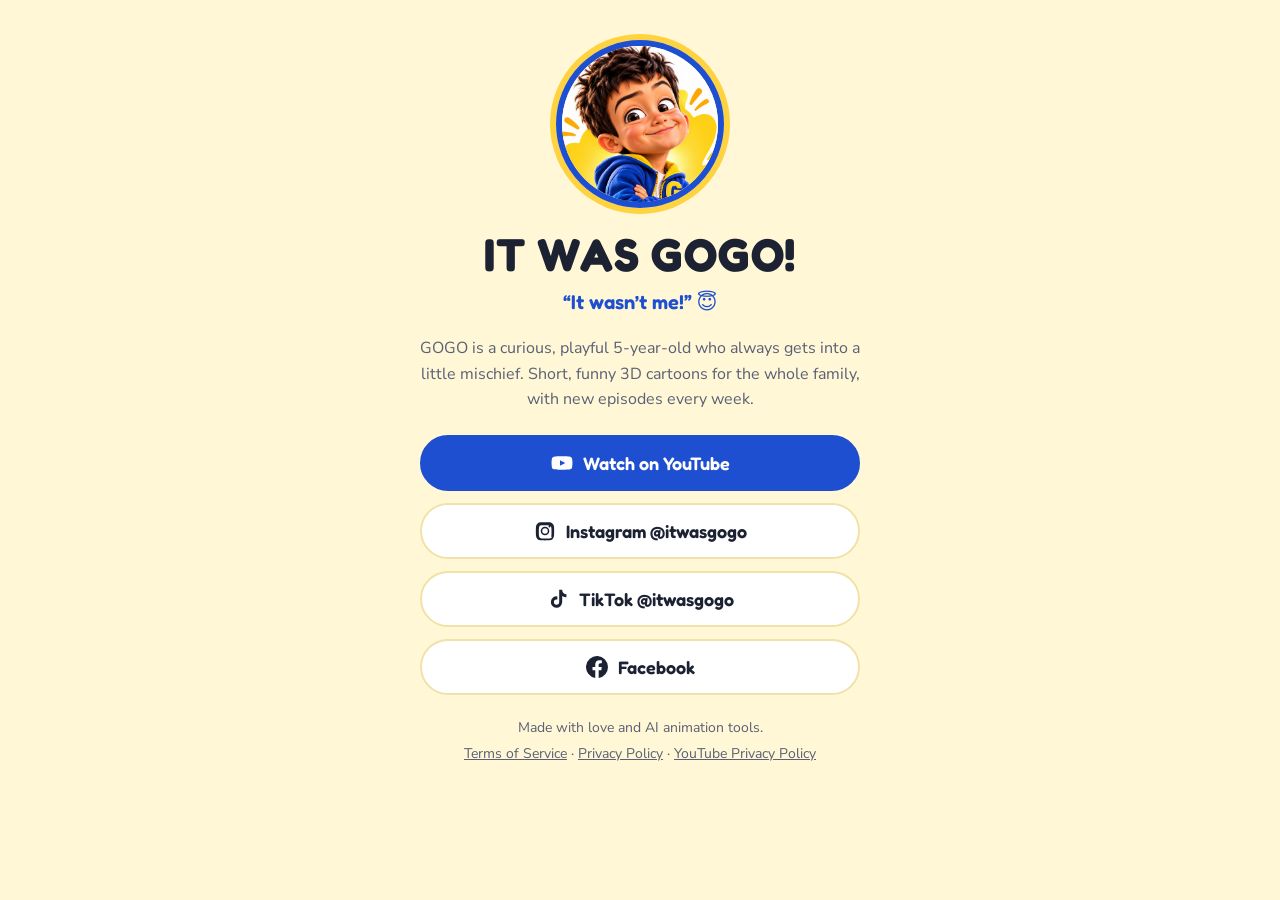
<file: index.html>
<!doctype html>
<html lang="en">
<head>
<meta charset="utf-8">
<meta name="viewport" content="width=device-width, initial-scale=1">
<title>IT WAS GOGO!</title>
<meta name="description" content="GOGO is a curious 5-year-old who always gets into a little mischief, and always says &quot;It wasn't me!&quot; Funny 3D shorts for the whole family.">
<meta property="og:title" content="IT WAS GOGO!">
<meta property="og:description" content="Funny 3D shorts for the whole family.">
<meta property="og:image" content="https://gogoitwasntme.github.io/gogo.jpg">
<link rel="icon" href="/favicon.png">
<link rel="stylesheet" href="https://fonts.googleapis.com/css2?family=Fredoka:wght@500;600;700&family=Nunito+Sans:wght@400;700&display=swap">
<style>
/* Layout: one centered card, like a link-in-bio page: GOGO, the catchphrase, then one big button per platform */
:root {
  --bg: #fff7d6; --fg: #1d2233; --muted: #5a6075; --card: #ffffff;
  --blue: #1f4fd1; --blue-ink: #ffffff; --sun: #ffd23f; --line: #f0e2a8;
  --display: "Fredoka", "Trebuchet MS", system-ui, sans-serif;
  --body: "Nunito Sans", "Segoe UI", system-ui, sans-serif;
}
@media (prefers-color-scheme: dark) { :root {
  --bg: #141726; --fg: #eef0f7; --muted: #a8aec4; --card: #1c2033;
  --blue: #4f7bff; --blue-ink: #ffffff; --sun: #ffd23f; --line: #2b3150; color-scheme: dark } }
* { box-sizing: border-box; }
body { margin: 0; background: var(--bg); color: var(--fg); font: 16px/1.6 var(--body);
  padding: 40px max(16px, env(safe-area-inset-right, 0px)) 48px max(16px, env(safe-area-inset-left, 0px)); }
main { max-width: 440px; margin: 0 auto; display: grid; gap: 22px; text-align: center; }
.face { width: 168px; height: 168px; margin: 0 auto; border-radius: 50%;
  border: 6px solid var(--blue); box-shadow: 0 0 0 6px var(--sun); overflow: hidden; }
.face img { width: 100%; height: 100%; object-fit: cover; display: block; }
h1 { font: 700 clamp(34px, 9vw, 46px)/1.05 var(--display); margin: 0; letter-spacing: .01em; }
.tag { margin: -10px 0 0; font: 600 20px var(--display); color: var(--blue); }
.about { margin: 0; color: var(--muted); }
nav { display: grid; gap: 12px; }
nav a { display: flex; align-items: center; justify-content: center; gap: 10px; min-height: 56px;
  border-radius: 999px; font: 600 18px var(--display); text-decoration: none;
  background: var(--card); color: var(--fg); border: 2px solid var(--line); transition: transform .15s; }
nav a.main { background: var(--blue); color: var(--blue-ink); border-color: var(--blue); }
nav a:hover { transform: translateY(-2px); }
nav a:focus-visible { outline: 3px solid var(--sun); outline-offset: 3px; }
nav svg { width: 22px; height: 22px; flex: none; }
footer { font-size: 14px; color: var(--muted); display: grid; gap: 4px; }
footer a { color: inherit; }
@media (prefers-reduced-motion: reduce) { nav a { transition: none; } }
</style>
</head>
<body>
<main>
  <div class="face"><img src="/gogo.jpg" alt="GOGO, a 5-year-old cartoon boy in a blue hoodie with a yellow G, smiling innocently" width="480" height="480"></div>
  <h1>IT WAS GOGO!</h1>
  <p class="tag">&ldquo;It wasn&rsquo;t me!&rdquo; 😇</p>
  <p class="about">GOGO is a curious, playful 5-year-old who always gets into a little mischief. Short, funny 3D cartoons for the whole family, with new episodes every week.</p>
  <nav aria-label="Watch GOGO">
    <a class="main" href="https://www.youtube.com/channel/UCnWs6khtDbUHgN6CuW3H_rg?sub_confirmation=1">
      <svg viewBox="0 0 24 24" aria-hidden="true"><path fill="currentColor" d="M23 7.2a3 3 0 0 0-2.1-2.1C19 4.6 12 4.6 12 4.6s-7 0-8.9.5A3 3 0 0 0 1 7.2 31 31 0 0 0 .6 12 31 31 0 0 0 1 16.8a3 3 0 0 0 2.1 2.1c1.9.5 8.9.5 8.9.5s7 0 8.9-.5a3 3 0 0 0 2.1-2.1 31 31 0 0 0 .4-4.8 31 31 0 0 0-.4-4.8ZM9.8 15.1V8.9L15.6 12l-5.8 3.1Z"/></svg>
      Watch on YouTube
    </a>
    <a href="https://www.instagram.com/itwasgogo">
      <svg viewBox="0 0 24 24" aria-hidden="true"><path fill="currentColor" d="M12 7.3A4.7 4.7 0 1 0 12 16.7 4.7 4.7 0 0 0 12 7.3Zm0 7.7a3 3 0 1 1 0-6 3 3 0 0 1 0 6Zm6-7.9a1.1 1.1 0 1 1-2.2 0 1.1 1.1 0 0 1 2.2 0ZM21.9 8.2c-.1-1.6-.4-3-1.6-4.2S17.7 2.5 16.1 2.4c-1.6-.1-6.5-.1-8.2 0-1.6.1-3 .4-4.2 1.6S2.2 6.6 2.1 8.2c-.1 1.6-.1 6.5 0 8.2.1 1.6.4 3 1.6 4.2s2.6 1.5 4.2 1.6c1.6.1 6.5.1 8.2 0 1.6-.1 3-.4 4.2-1.6s1.5-2.6 1.6-4.2c.1-1.7.1-6.5 0-8.2Zm-2.2 10a3 3 0 0 1-1.7 1.7c-1.2.5-4 .4-5.3.4s-4.1.1-5.3-.4a3 3 0 0 1-1.7-1.7c-.5-1.2-.4-4-.4-5.3s-.1-4.1.4-5.3A3 3 0 0 1 6.4 6c1.2-.5 4-.4 5.3-.4s4.1-.1 5.3.4a3 3 0 0 1 1.7 1.7c.5 1.2.4 4 .4 5.3s.1 4.1-.4 5.3Z"/></svg>
      Instagram @itwasgogo
    </a>
    <a href="https://www.tiktok.com/@itwasgogo">
      <svg viewBox="0 0 24 24" aria-hidden="true"><path fill="currentColor" d="M16.6 2h-3.3v13.4a2.9 2.9 0 1 1-2.9-2.9c.3 0 .6 0 .9.1V9.2a6.2 6.2 0 1 0 5.3 6.2V8.6a7.9 7.9 0 0 0 4.6 1.5V6.8a4.6 4.6 0 0 1-4.6-4.8Z"/></svg>
      TikTok @itwasgogo
    </a>
    <a href="https://www.facebook.com/1442668882264871">
      <svg viewBox="0 0 24 24" aria-hidden="true"><path fill="currentColor" d="M24 12a12 12 0 1 0-13.9 11.9v-8.4h-3V12h3V9.4c0-3 1.8-4.7 4.5-4.7 1.3 0 2.7.2 2.7.2v3h-1.5c-1.5 0-2 .9-2 1.9V12h3.4l-.5 3.5h-2.9v8.4A12 12 0 0 0 24 12Z"/></svg>
      Facebook
    </a>
  </nav>
  <footer>
    <span>Made with love and AI animation tools.</span>
    <span><a href="/terms/">Terms of Service</a> · <a href="/privacy/">Privacy Policy</a> · <a href="/youtube/privacy.html">YouTube Privacy Policy</a></span>
  </footer>
</main>
</body>
</html>
</file>
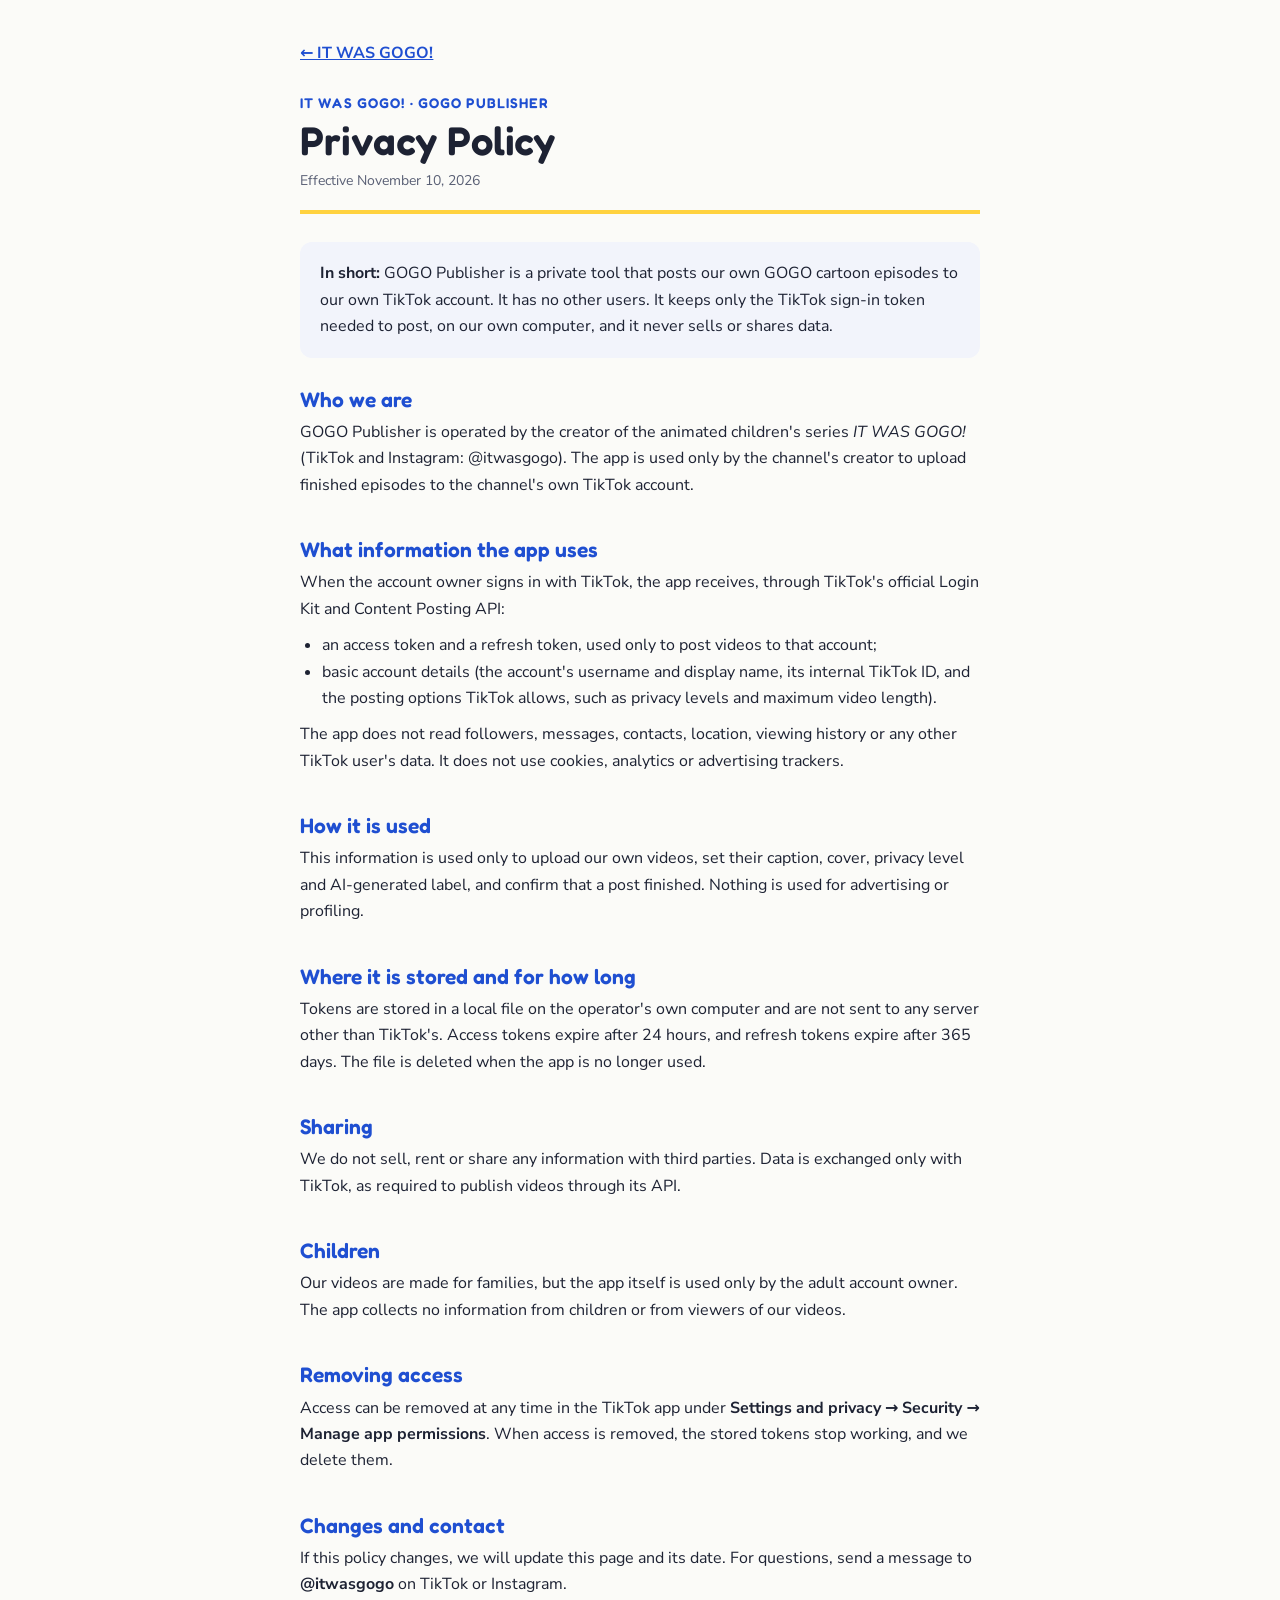
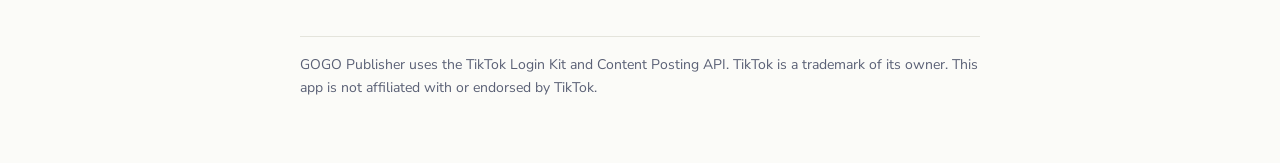
<file: privacy/index.html>
<!doctype html>
<html lang="en">
<head>
<meta charset="utf-8">
<meta name="viewport" content="width=device-width, initial-scale=1">
<title>GOGO Publisher Privacy Policy</title>
<meta name="description" content="Privacy Policy for GOGO Publisher.">
<link rel="icon" href="/favicon.png">
<link rel="stylesheet" href="https://fonts.googleapis.com/css2?family=Fredoka:wght@500;600&family=Nunito+Sans:wght@400;700&display=swap">
<style>
body { margin: 0; }
/* Layout: a single readable column, legal text with a short summary box up top */
:root {
  --bg: #fbfbf8; --fg: #1d2233; --muted: #5a6075; --line: #e4e4dc;
  --blue: #1f4fd1; --sun: #ffd23f; --panel: #f2f4fb;
  --display: "Fredoka", "Trebuchet MS", system-ui, sans-serif;
  --body: "Nunito Sans", "Segoe UI", system-ui, sans-serif;
}
@media (prefers-color-scheme: dark) { :root:not([data-theme="light"]) {
  --bg: #12141c; --fg: #e9ebf3; --muted: #a2a8bd; --line: #2a2e3d;
  --blue: #8aa8ff; --sun: #ffd23f; --panel: #1a1e2b; color-scheme: dark } }
:root[data-theme="dark"] {
  --bg: #12141c; --fg: #e9ebf3; --muted: #a2a8bd; --line: #2a2e3d;
  --blue: #8aa8ff; --sun: #ffd23f; --panel: #1a1e2b; color-scheme: dark }
body { background: var(--bg); color: var(--fg); font: 16px/1.65 var(--body);
  padding-left: max(16px, env(safe-area-inset-left, 0px));
  padding-right: max(16px, env(safe-area-inset-right, 0px)); padding-block: 40px 64px; }
main { max-width: 680px; margin: 0 auto; display: grid; gap: 28px; }
header { display: grid; gap: 6px; border-bottom: 4px solid var(--sun); padding-bottom: 18px; }
.brand { font: 600 14px var(--display); letter-spacing: .08em; text-transform: uppercase; color: var(--blue); }
h1 { font: 600 clamp(28px, 6vw, 40px)/1.15 var(--display); margin: 0; text-wrap: balance; }
.date { color: var(--muted); font-size: 14px; }
h2 { font: 600 21px/1.3 var(--display); margin: 0 0 6px; color: var(--blue); }
section p, section ul { margin: 0 0 10px; }
ul { padding-left: 22px; }
.summary { background: var(--panel); border-radius: 12px; padding: 18px 20px; }
.summary p { margin: 0; }
code { font-size: 14px; }
.home { margin: 0; font-weight: 700; }
a { color: var(--blue); }
footer { color: var(--muted); font-size: 14px; border-top: 1px solid var(--line); padding-top: 16px; }
a { color: var(--blue); }
</style>

</head>
<body>
<main>
  <p class="home"><a href="/">← IT WAS GOGO!</a></p>
  <header>
    <div class="brand">IT WAS GOGO! · GOGO Publisher</div>
    <h1>Privacy Policy</h1>
    <div class="date">Effective November 10, 2026</div>
  </header>

  <div class="summary"><p><strong>In short:</strong> GOGO Publisher is a private tool that posts our own GOGO cartoon episodes to our own TikTok account. It has no other users. It keeps only the TikTok sign-in token needed to post, on our own computer, and it never sells or shares data.</p></div>

  <section>
    <h2>Who we are</h2>
    <p>GOGO Publisher is operated by the creator of the animated children's series <em>IT WAS GOGO!</em> (TikTok and Instagram: @itwasgogo). The app is used only by the channel's creator to upload finished episodes to the channel's own TikTok account.</p>
  </section>

  <section>
    <h2>What information the app uses</h2>
    <p>When the account owner signs in with TikTok, the app receives, through TikTok's official Login Kit and Content Posting API:</p>
    <ul>
      <li>an access token and a refresh token, used only to post videos to that account;</li>
      <li>basic account details (the account's username and display name, its internal TikTok ID, and the posting options TikTok allows, such as privacy levels and maximum video length).</li>
    </ul>
    <p>The app does not read followers, messages, contacts, location, viewing history or any other TikTok user's data. It does not use cookies, analytics or advertising trackers.</p>
  </section>

  <section>
    <h2>How it is used</h2>
    <p>This information is used only to upload our own videos, set their caption, cover, privacy level and AI-generated label, and confirm that a post finished. Nothing is used for advertising or profiling.</p>
  </section>

  <section>
    <h2>Where it is stored and for how long</h2>
    <p>Tokens are stored in a local file on the operator's own computer and are not sent to any server other than TikTok's. Access tokens expire after 24 hours, and refresh tokens expire after 365 days. The file is deleted when the app is no longer used.</p>
  </section>

  <section>
    <h2>Sharing</h2>
    <p>We do not sell, rent or share any information with third parties. Data is exchanged only with TikTok, as required to publish videos through its API.</p>
  </section>

  <section>
    <h2>Children</h2>
    <p>Our videos are made for families, but the app itself is used only by the adult account owner. The app collects no information from children or from viewers of our videos.</p>
  </section>

  <section>
    <h2>Removing access</h2>
    <p>Access can be removed at any time in the TikTok app under <strong>Settings and privacy → Security → Manage app permissions</strong>. When access is removed, the stored tokens stop working, and we delete them.</p>
  </section>

  <section>
    <h2>Changes and contact</h2>
    <p>If this policy changes, we will update this page and its date. For questions, send a message to <strong>@itwasgogo</strong> on TikTok or Instagram.</p>
  </section>

  <footer>GOGO Publisher uses the TikTok Login Kit and Content Posting API. TikTok is a trademark of its owner. This app is not affiliated with or endorsed by TikTok.</footer>
</main>

</body>
</html>
</file>
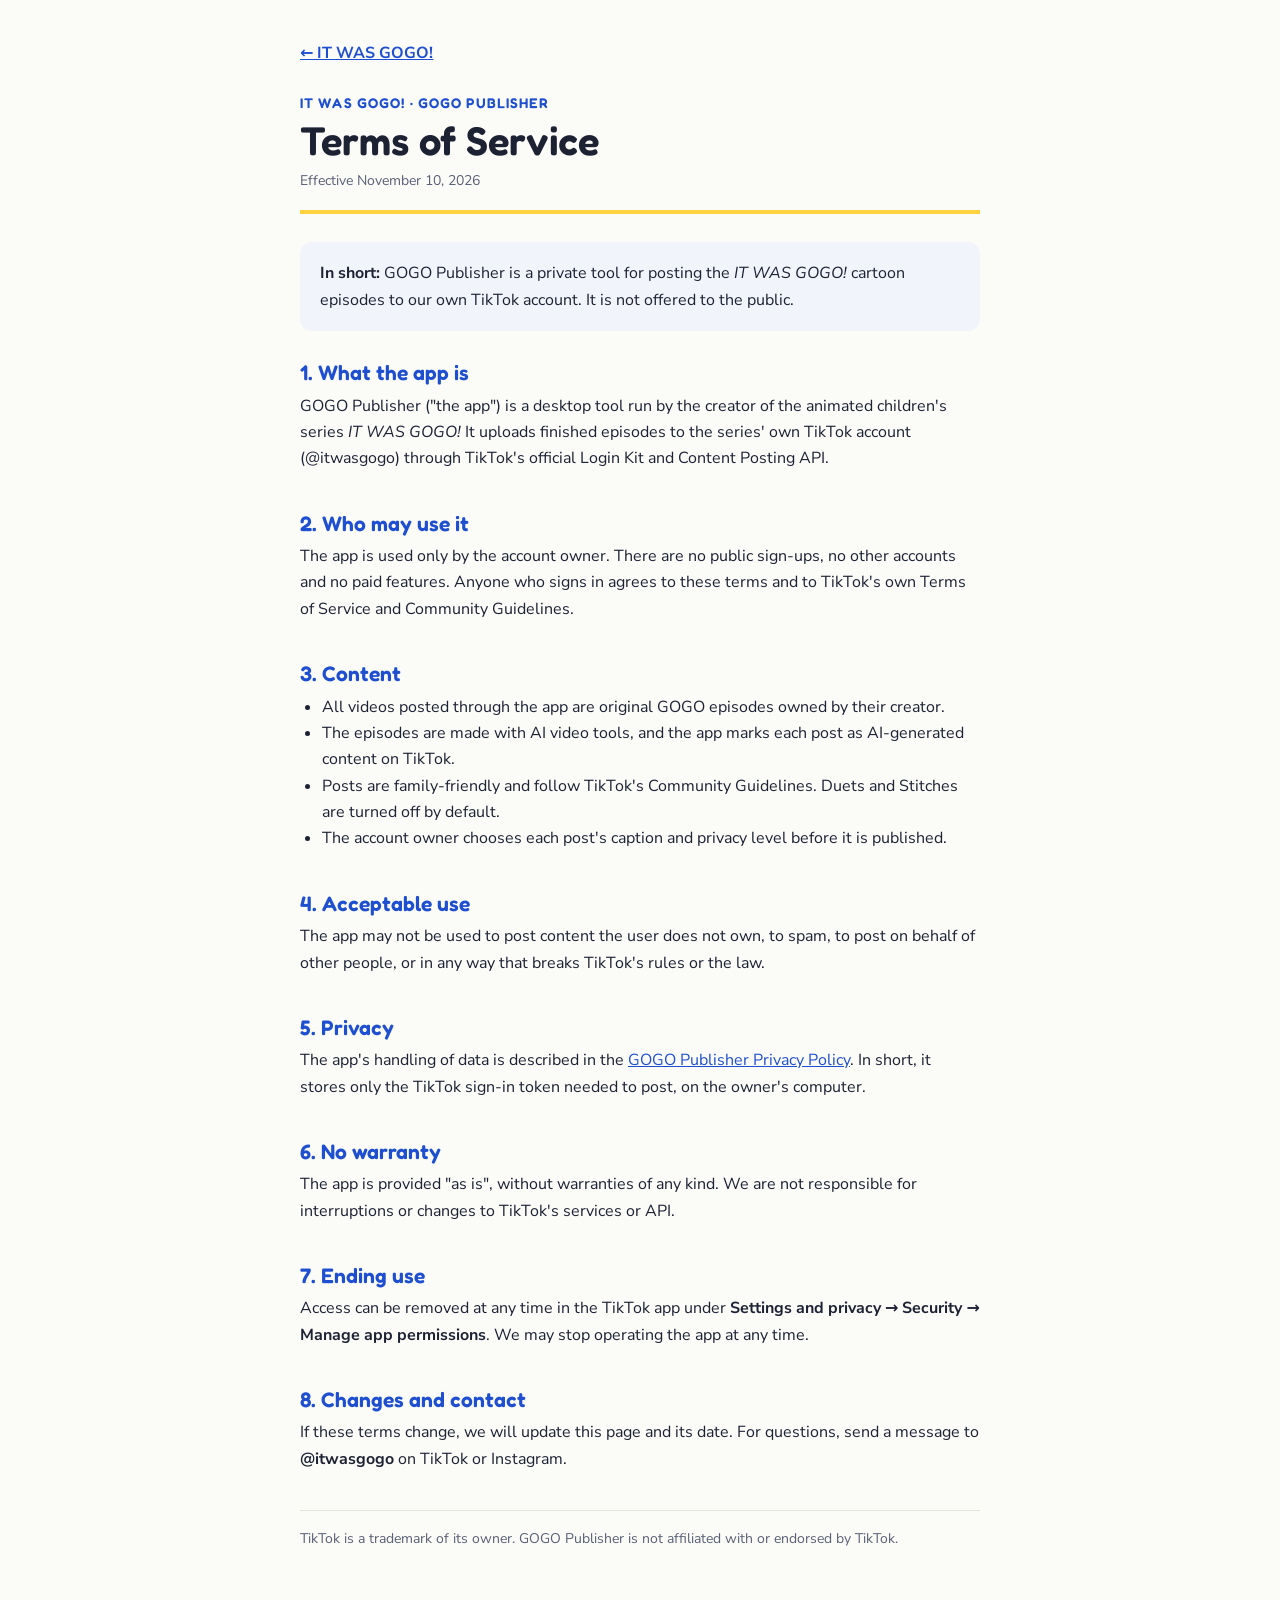
<file: terms/index.html>
<!doctype html>
<html lang="en">
<head>
<meta charset="utf-8">
<meta name="viewport" content="width=device-width, initial-scale=1">
<title>GOGO Publisher Terms of Service</title>
<meta name="description" content="Terms of Service for GOGO Publisher.">
<link rel="icon" href="/favicon.png">
<link rel="stylesheet" href="https://fonts.googleapis.com/css2?family=Fredoka:wght@500;600&family=Nunito+Sans:wght@400;700&display=swap">
<style>
body { margin: 0; }
/* Layout: a single readable column, legal text with a short summary box up top */
:root {
  --bg: #fbfbf8; --fg: #1d2233; --muted: #5a6075; --line: #e4e4dc;
  --blue: #1f4fd1; --sun: #ffd23f; --panel: #f2f4fb;
  --display: "Fredoka", "Trebuchet MS", system-ui, sans-serif;
  --body: "Nunito Sans", "Segoe UI", system-ui, sans-serif;
}
@media (prefers-color-scheme: dark) { :root:not([data-theme="light"]) {
  --bg: #12141c; --fg: #e9ebf3; --muted: #a2a8bd; --line: #2a2e3d;
  --blue: #8aa8ff; --sun: #ffd23f; --panel: #1a1e2b; color-scheme: dark } }
:root[data-theme="dark"] {
  --bg: #12141c; --fg: #e9ebf3; --muted: #a2a8bd; --line: #2a2e3d;
  --blue: #8aa8ff; --sun: #ffd23f; --panel: #1a1e2b; color-scheme: dark }
body { background: var(--bg); color: var(--fg); font: 16px/1.65 var(--body);
  padding-left: max(16px, env(safe-area-inset-left, 0px));
  padding-right: max(16px, env(safe-area-inset-right, 0px)); padding-block: 40px 64px; }
main { max-width: 680px; margin: 0 auto; display: grid; gap: 28px; }
header { display: grid; gap: 6px; border-bottom: 4px solid var(--sun); padding-bottom: 18px; }
.brand { font: 600 14px var(--display); letter-spacing: .08em; text-transform: uppercase; color: var(--blue); }
h1 { font: 600 clamp(28px, 6vw, 40px)/1.15 var(--display); margin: 0; text-wrap: balance; }
.date { color: var(--muted); font-size: 14px; }
h2 { font: 600 21px/1.3 var(--display); margin: 0 0 6px; color: var(--blue); }
section p, section ul { margin: 0 0 10px; }
ul { padding-left: 22px; }
.summary { background: var(--panel); border-radius: 12px; padding: 18px 20px; }
.summary p { margin: 0; }
.home { margin: 0; font-weight: 700; }
a { color: var(--blue); }
footer { color: var(--muted); font-size: 14px; border-top: 1px solid var(--line); padding-top: 16px; }
</style>

</head>
<body>
<main>
  <p class="home"><a href="/">← IT WAS GOGO!</a></p>
  <header>
    <div class="brand">IT WAS GOGO! · GOGO Publisher</div>
    <h1>Terms of Service</h1>
    <div class="date">Effective November 10, 2026</div>
  </header>

  <div class="summary"><p><strong>In short:</strong> GOGO Publisher is a private tool for posting the <em>IT WAS GOGO!</em> cartoon episodes to our own TikTok account. It is not offered to the public.</p></div>

  <section>
    <h2>1. What the app is</h2>
    <p>GOGO Publisher ("the app") is a desktop tool run by the creator of the animated children's series <em>IT WAS GOGO!</em> It uploads finished episodes to the series' own TikTok account (@itwasgogo) through TikTok's official Login Kit and Content Posting API.</p>
  </section>

  <section>
    <h2>2. Who may use it</h2>
    <p>The app is used only by the account owner. There are no public sign-ups, no other accounts and no paid features. Anyone who signs in agrees to these terms and to TikTok's own Terms of Service and Community Guidelines.</p>
  </section>

  <section>
    <h2>3. Content</h2>
    <ul>
      <li>All videos posted through the app are original GOGO episodes owned by their creator.</li>
      <li>The episodes are made with AI video tools, and the app marks each post as AI-generated content on TikTok.</li>
      <li>Posts are family-friendly and follow TikTok's Community Guidelines. Duets and Stitches are turned off by default.</li>
      <li>The account owner chooses each post's caption and privacy level before it is published.</li>
    </ul>
  </section>

  <section>
    <h2>4. Acceptable use</h2>
    <p>The app may not be used to post content the user does not own, to spam, to post on behalf of other people, or in any way that breaks TikTok's rules or the law.</p>
  </section>

  <section>
    <h2>5. Privacy</h2>
    <p>The app's handling of data is described in the <a href="/privacy/">GOGO Publisher Privacy Policy</a>. In short, it stores only the TikTok sign-in token needed to post, on the owner's computer.</p>
  </section>

  <section>
    <h2>6. No warranty</h2>
    <p>The app is provided "as is", without warranties of any kind. We are not responsible for interruptions or changes to TikTok's services or API.</p>
  </section>

  <section>
    <h2>7. Ending use</h2>
    <p>Access can be removed at any time in the TikTok app under <strong>Settings and privacy → Security → Manage app permissions</strong>. We may stop operating the app at any time.</p>
  </section>

  <section>
    <h2>8. Changes and contact</h2>
    <p>If these terms change, we will update this page and its date. For questions, send a message to <strong>@itwasgogo</strong> on TikTok or Instagram.</p>
  </section>

  <footer>TikTok is a trademark of its owner. GOGO Publisher is not affiliated with or endorsed by TikTok.</footer>
</main>

</body>
</html>
</file>
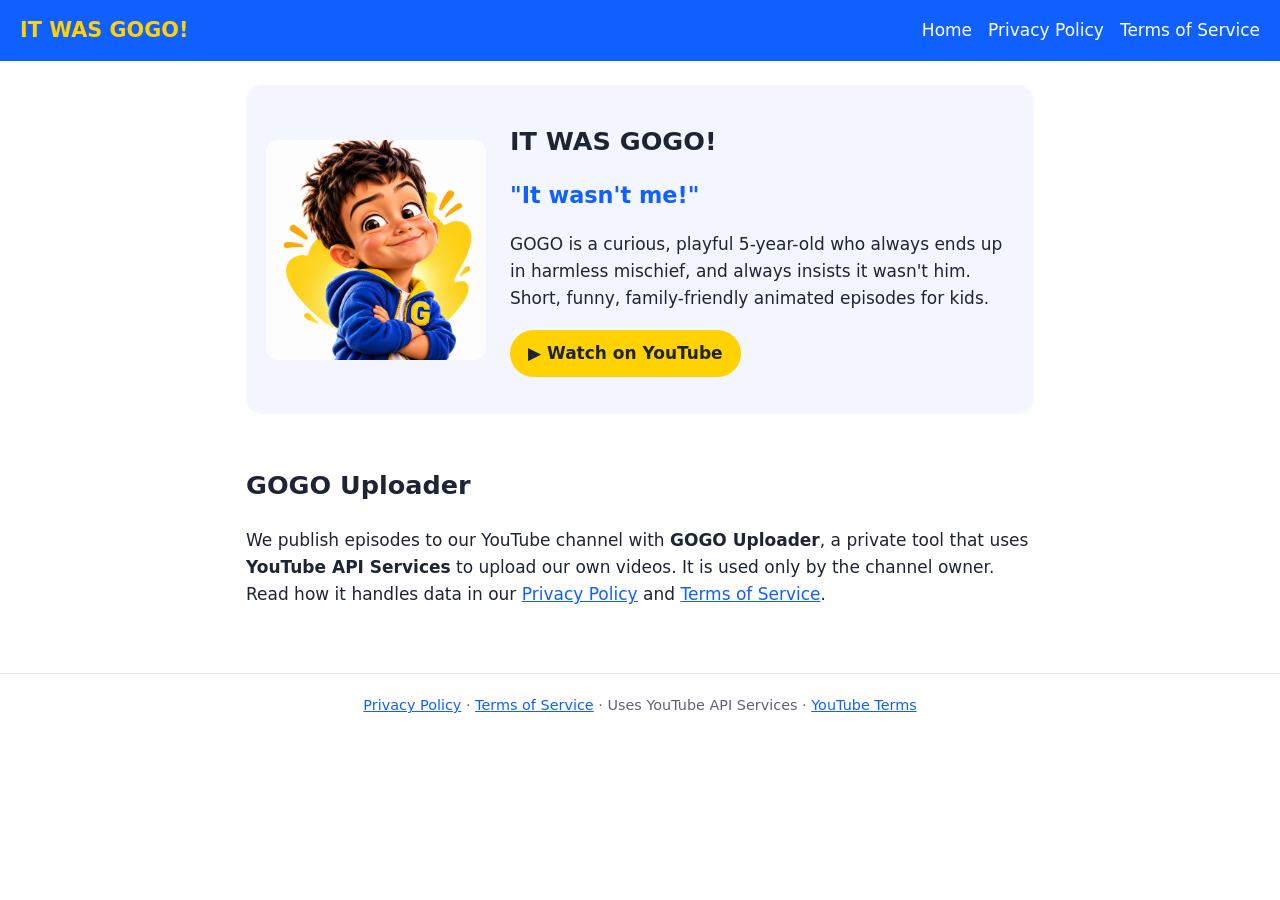
<file: youtube/index.html>
<!doctype html>
<html lang="en">
<head>
<meta charset="utf-8">
<meta name="viewport" content="width=device-width, initial-scale=1">
<title>IT WAS GOGO!</title>
<link rel="stylesheet" href="style.css">
</head>
<body>
<header><a href="index.html" class="brand">IT WAS GOGO!</a><nav><a href="index.html">Home</a><a href="privacy.html">Privacy Policy</a><a href="terms.html">Terms of Service</a></nav></header>
<main>
<section class="hero">
<img src="gogo.png" alt="GOGO, a cartoon boy in a blue hoodie with a yellow G">
<div>
<h1>IT WAS GOGO!</h1>
<p class="tag">"It wasn't me!"</p>
<p>GOGO is a curious, playful 5-year-old who always ends up in harmless mischief, and always
insists it wasn't him. Short, funny, family-friendly animated episodes for kids.</p>
<p><a class="button" href="https://www.youtube.com/channel/UCnWs6khtDbUHgN6CuW3H_rg">▶ Watch on YouTube</a></p>
</div>
</section>

<section>
<h2>GOGO Uploader</h2>
<p>We publish episodes to our YouTube channel with <strong>GOGO Uploader</strong>, a private tool
that uses <strong>YouTube API Services</strong> to upload our own videos. It is used only by the
channel owner. Read how it handles data in our <a href="privacy.html">Privacy Policy</a> and
<a href="terms.html">Terms of Service</a>.</p>
</section>
</main>
<footer><a href="privacy.html">Privacy Policy</a> · <a href="terms.html">Terms of Service</a> · Uses YouTube API Services · <a href="https://www.youtube.com/t/terms">YouTube Terms</a></footer>
</body>
</html>
</file>
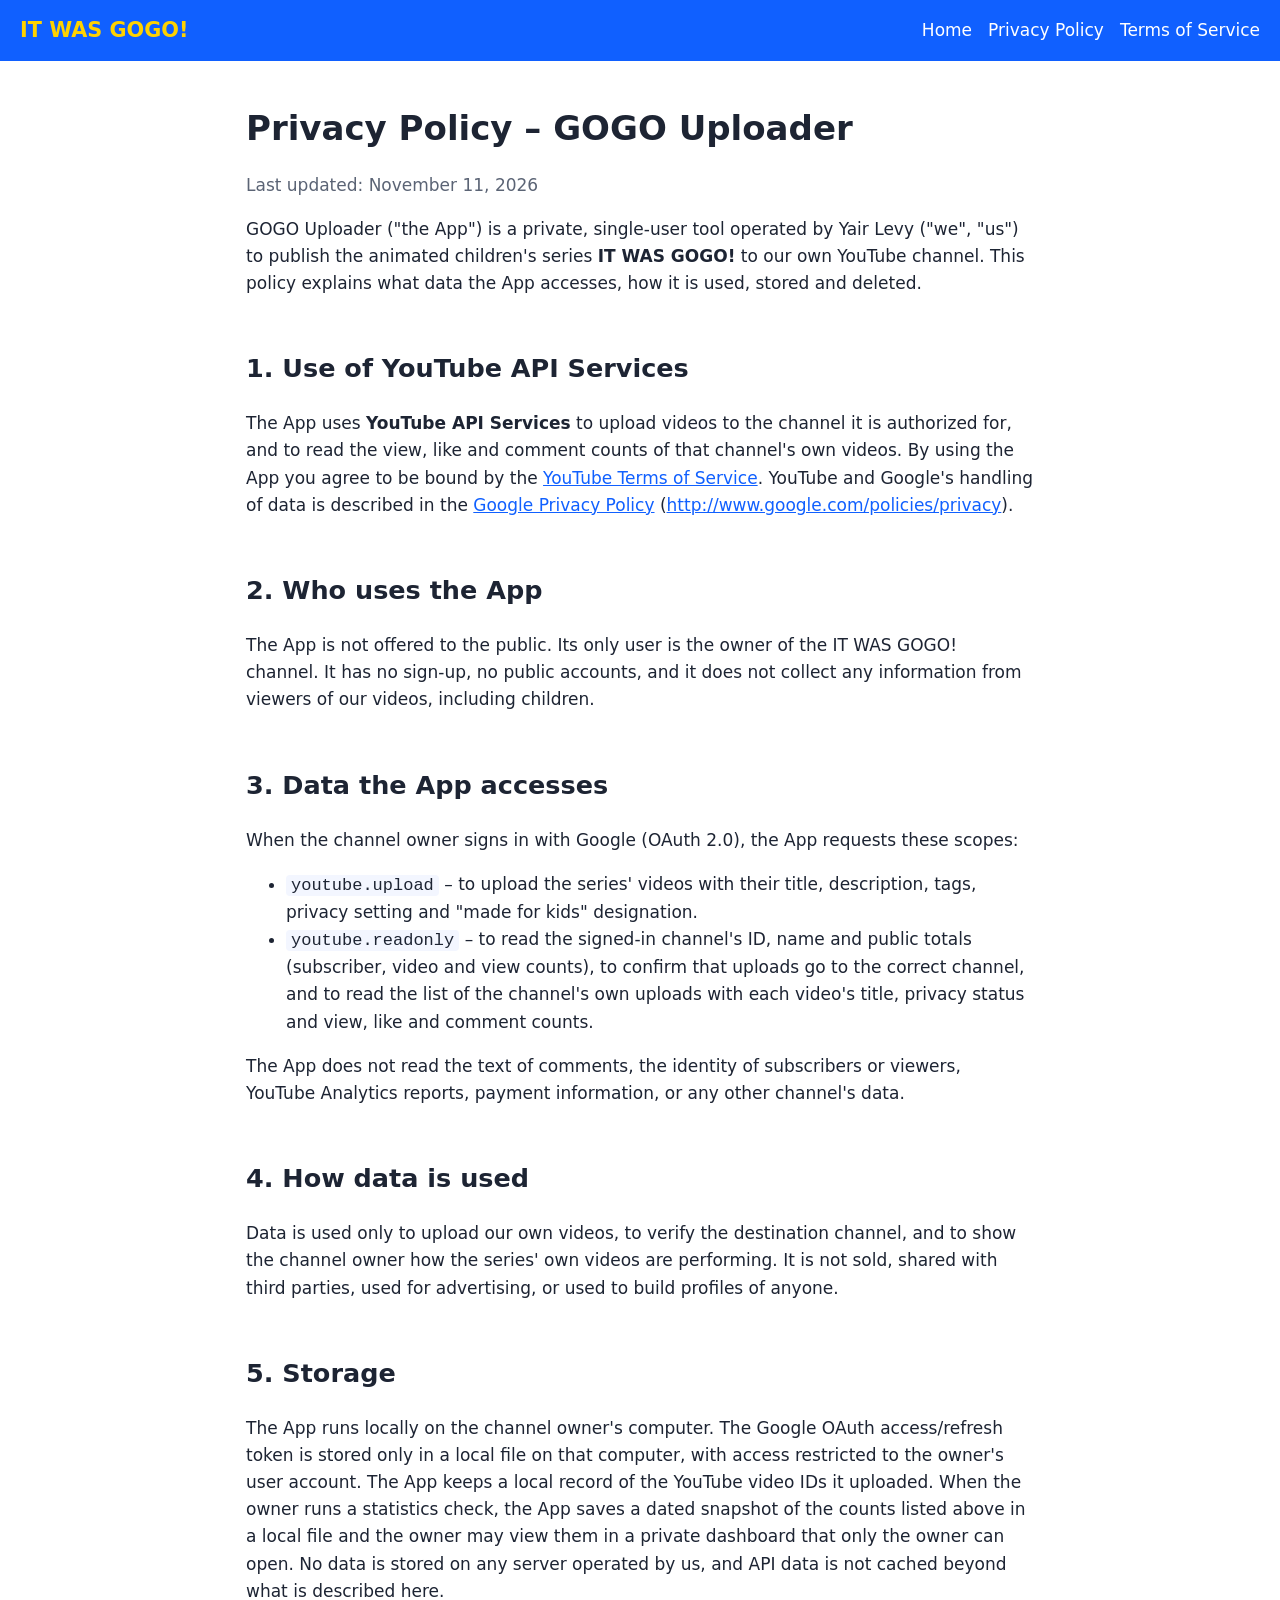
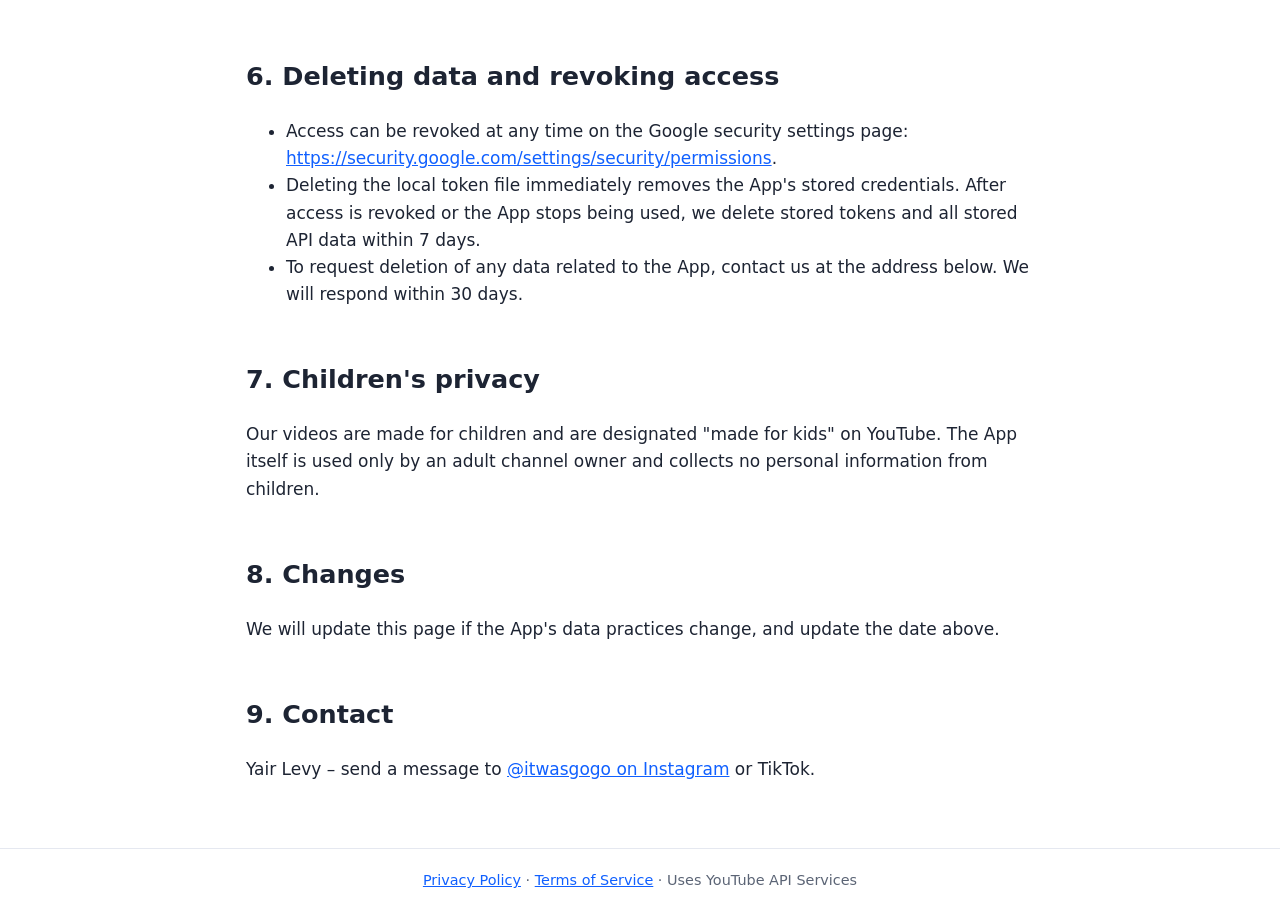
<file: youtube/privacy.html>
<!doctype html>
<html lang="en">
<head>
<meta charset="utf-8">
<meta name="viewport" content="width=device-width, initial-scale=1">
<title>Privacy Policy – GOGO Uploader</title>
<link rel="stylesheet" href="style.css">
</head>
<body>
<header><a href="index.html" class="brand">IT WAS GOGO!</a><nav><a href="index.html">Home</a><a href="privacy.html">Privacy Policy</a><a href="terms.html">Terms of Service</a></nav></header>
<main>
<h1>Privacy Policy – GOGO Uploader</h1>
<p class="muted">Last updated: November 11, 2026</p>

<p>GOGO Uploader ("the App") is a private, single-user tool operated by Yair Levy
("we", "us") to publish the animated children's series <strong>IT WAS GOGO!</strong> to
our own YouTube channel. This policy explains what data the App accesses, how it is used,
stored and deleted.</p>

<h2>1. Use of YouTube API Services</h2>
<p>The App uses <strong>YouTube API Services</strong> to upload videos to the channel it is
authorized for, and to read the view, like and comment counts of that channel's own videos. By using the App you agree to be bound by the
<a href="https://www.youtube.com/t/terms">YouTube Terms of Service</a>.
YouTube and Google's handling of data is described in the
<a href="https://policies.google.com/privacy">Google Privacy Policy</a>
(<a href="http://www.google.com/policies/privacy">http://www.google.com/policies/privacy</a>).</p>

<h2>2. Who uses the App</h2>
<p>The App is not offered to the public. Its only user is the owner of the
IT WAS GOGO! channel. It has no sign-up, no public accounts, and it does not collect
any information from viewers of our videos, including children.</p>

<h2>3. Data the App accesses</h2>
<p>When the channel owner signs in with Google (OAuth 2.0), the App requests these scopes:</p>
<ul>
<li><code>youtube.upload</code> – to upload the series' videos with their title, description,
tags, privacy setting and "made for kids" designation.</li>
<li><code>youtube.readonly</code> – to read the signed-in channel's ID, name and public totals
(subscriber, video and view counts), to confirm that uploads go to the correct channel, and to read
the list of the channel's own uploads with each video's title, privacy status and view, like and
comment counts.</li>
</ul>
<p>The App does not read the text of comments, the identity of subscribers or viewers, YouTube
Analytics reports, payment information, or any other channel's data.</p>

<h2>4. How data is used</h2>
<p>Data is used only to upload our own videos, to verify the destination channel, and to show the
channel owner how the series' own videos are performing. It is not sold, shared with third parties,
used for advertising, or used to build profiles of anyone.</p>

<h2>5. Storage</h2>
<p>The App runs locally on the channel owner's computer. The Google OAuth access/refresh token
is stored only in a local file on that computer, with access restricted to the owner's user
account. The App keeps a local record of the YouTube video IDs it uploaded. When the owner runs a
statistics check, the App saves a dated snapshot of the counts listed above in a local file and
the owner may view them in a private dashboard that only the owner can open. No data is stored on
any server operated by us, and API data is not cached beyond what is described here.</p>

<h2>6. Deleting data and revoking access</h2>
<ul>
<li>Access can be revoked at any time on the Google security settings page:
<a href="https://security.google.com/settings/security/permissions">https://security.google.com/settings/security/permissions</a>.</li>
<li>Deleting the local token file immediately removes the App's stored credentials. After access is
revoked or the App stops being used, we delete stored tokens and all stored API data within
7 days.</li>
<li>To request deletion of any data related to the App, contact us at the address below. We will
respond within 30 days.</li>
</ul>

<h2>7. Children's privacy</h2>
<p>Our videos are made for children and are designated "made for kids" on YouTube. The App itself
is used only by an adult channel owner and collects no personal information from children.</p>

<h2>8. Changes</h2>
<p>We will update this page if the App's data practices change, and update the date above.</p>

<h2>9. Contact</h2>
<p>Yair Levy – send a message to <a href="https://www.instagram.com/itwasgogo/">@itwasgogo on Instagram</a> or TikTok.</p>
</main>
<footer><a href="privacy.html">Privacy Policy</a> · <a href="terms.html">Terms of Service</a> · Uses YouTube API Services</footer>
</body>
</html>
</file>
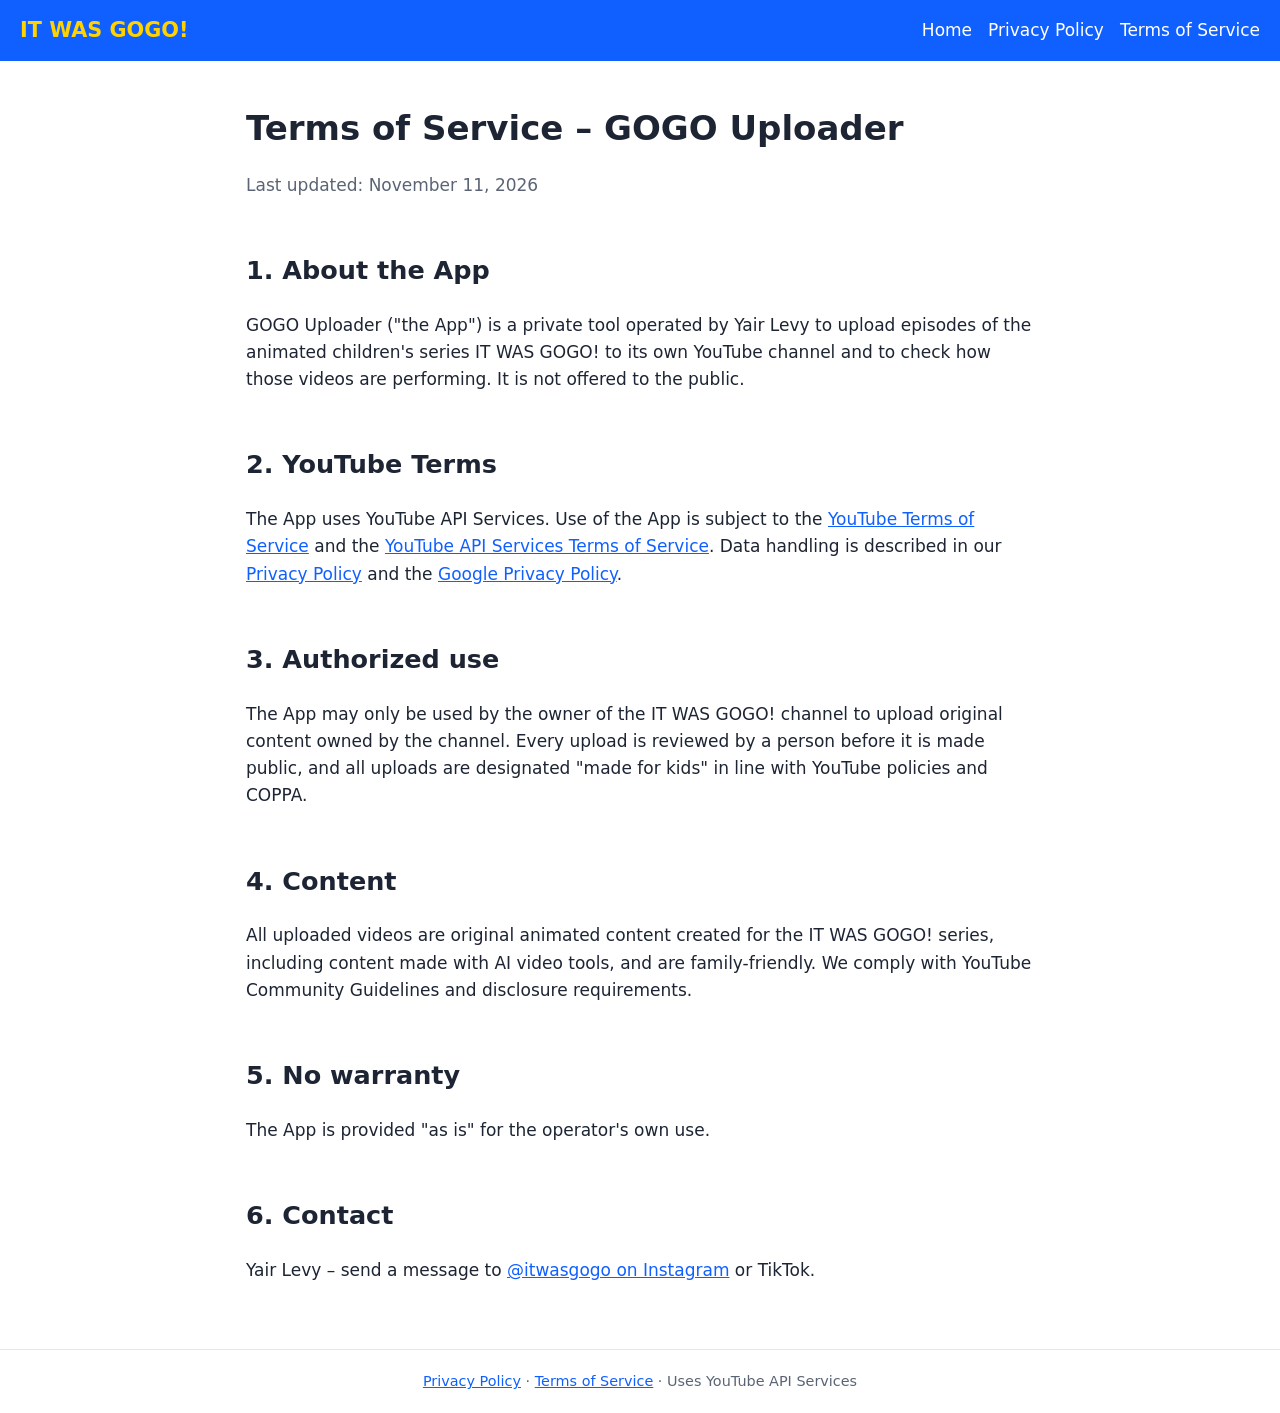
<file: youtube/terms.html>
<!doctype html>
<html lang="en">
<head>
<meta charset="utf-8">
<meta name="viewport" content="width=device-width, initial-scale=1">
<title>Terms of Service – GOGO Uploader</title>
<link rel="stylesheet" href="style.css">
</head>
<body>
<header><a href="index.html" class="brand">IT WAS GOGO!</a><nav><a href="index.html">Home</a><a href="privacy.html">Privacy Policy</a><a href="terms.html">Terms of Service</a></nav></header>
<main>
<h1>Terms of Service – GOGO Uploader</h1>
<p class="muted">Last updated: November 11, 2026</p>

<h2>1. About the App</h2>
<p>GOGO Uploader ("the App") is a private tool operated by Yair Levy to upload episodes of
the animated children's series IT WAS GOGO! to its own YouTube channel and to check how those
videos are performing. It is not offered
to the public.</p>

<h2>2. YouTube Terms</h2>
<p>The App uses YouTube API Services. Use of the App is subject to the
<a href="https://www.youtube.com/t/terms">YouTube Terms of Service</a> and the
<a href="https://developers.google.com/youtube/terms/api-services-terms-of-service">YouTube API Services Terms of Service</a>.
Data handling is described in our <a href="privacy.html">Privacy Policy</a> and the
<a href="https://policies.google.com/privacy">Google Privacy Policy</a>.</p>

<h2>3. Authorized use</h2>
<p>The App may only be used by the owner of the IT WAS GOGO! channel to upload original content
owned by the channel. Every upload is reviewed by a person before it is made public, and all
uploads are designated "made for kids" in line with YouTube policies and COPPA.</p>

<h2>4. Content</h2>
<p>All uploaded videos are original animated content created for the IT WAS GOGO! series, including
content made with AI video tools, and are family-friendly. We comply with YouTube Community
Guidelines and disclosure requirements.</p>

<h2>5. No warranty</h2>
<p>The App is provided "as is" for the operator's own use.</p>

<h2>6. Contact</h2>
<p>Yair Levy – send a message to <a href="https://www.instagram.com/itwasgogo/">@itwasgogo on Instagram</a> or TikTok.</p>
</main>
<footer><a href="privacy.html">Privacy Policy</a> · <a href="terms.html">Terms of Service</a> · Uses YouTube API Services</footer>
</body>
</html>
</file>
<file: youtube/style.css>
:root { --blue: #1060FF; --yellow: #FFD200; --ink: #1d2433; --muted: #5b6475; --bg: #ffffff; --soft: #f3f6ff; }
* { box-sizing: border-box; }
body { margin: 0; font: 17px/1.6 system-ui, -apple-system, "Segoe UI", Roboto, sans-serif; color: var(--ink); background: var(--bg); }
header { display: flex; flex-wrap: wrap; gap: 12px; align-items: center; justify-content: space-between; padding: 14px 20px; background: var(--blue); }
header .brand { color: var(--yellow); font-weight: 800; font-size: 1.3rem; text-decoration: none; }
header nav a { color: #fff; margin-left: 16px; text-decoration: none; }
main { max-width: 820px; margin: 0 auto; padding: 24px 16px 48px; }
h1 { line-height: 1.2; }
h2 { margin-top: 2em; }
a { color: var(--blue); }
.muted { color: var(--muted); }
.hero { display: flex; flex-wrap: wrap; gap: 24px; align-items: center; background: var(--soft); border-radius: 16px; padding: 20px; }
.hero img { width: 220px; max-width: 100%; border-radius: 12px; }
.hero div { flex: 1 1 280px; }
.tag { font-size: 1.4rem; font-weight: 700; color: var(--blue); margin: 0; }
.button { display: inline-block; background: var(--yellow); color: var(--ink); font-weight: 700; padding: 10px 18px; border-radius: 999px; text-decoration: none; }
footer { text-align: center; padding: 20px 16px; color: var(--muted); font-size: .9rem; border-top: 1px solid #e5e8f0; }
code { background: var(--soft); padding: 1px 5px; border-radius: 4px; }
</file>
